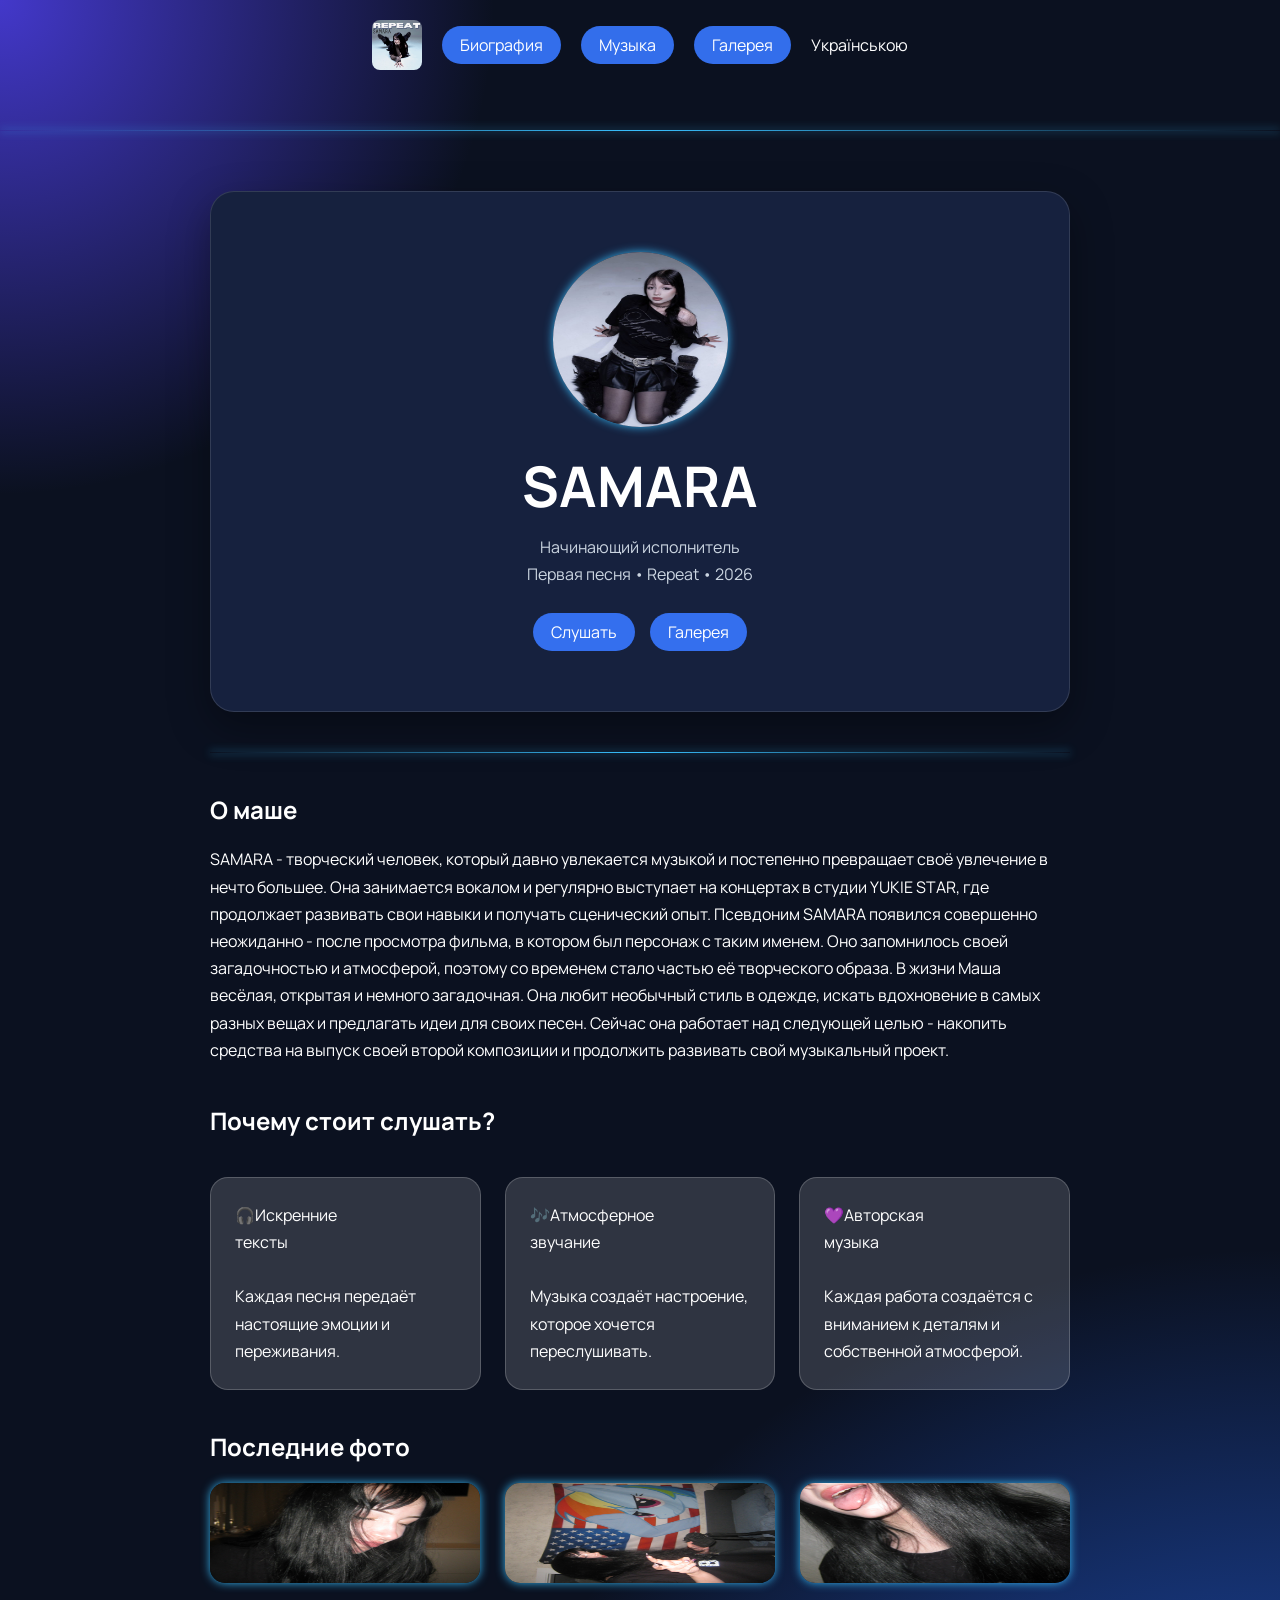
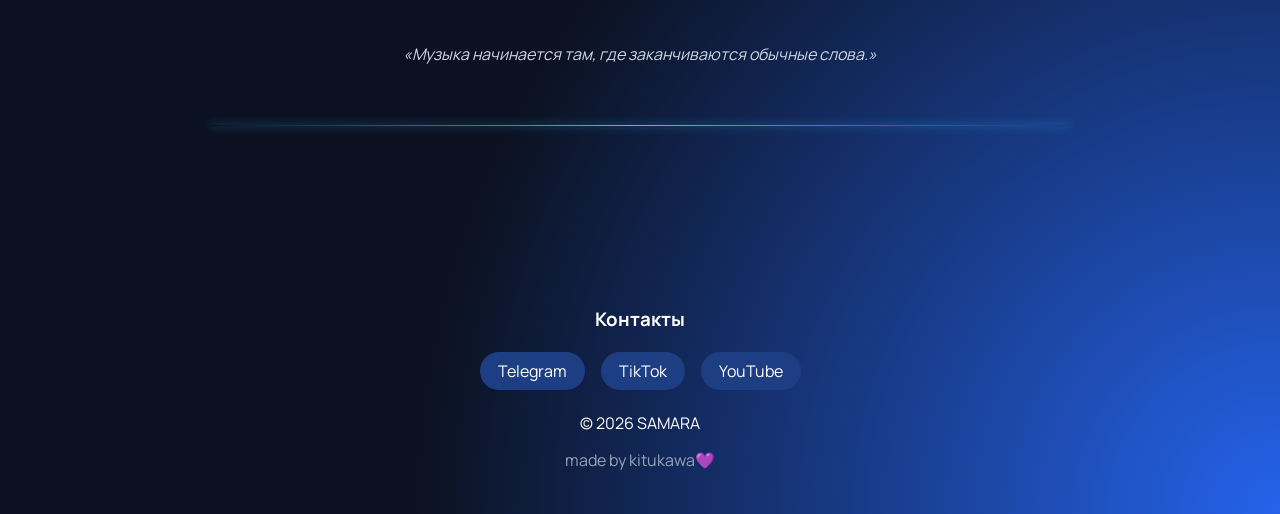
<file: index.html>
<!DOCTYPE html>
<html lang="ru">
<head>
    <meta charset="UTF-8">
    <meta name="viewport" content="width=device-width, initial-scale=1.0">
    <meta name="theme-color" content="#0B1120">
    <meta name="color-scheme" content="dark">
    <title>SAMARA</title>
    <link rel="stylesheet" href="style.css">
    <link rel="shortcut icon" href="images/17.png" type="image/png">
    <link rel="preconnect" href="https://fonts.googleapis.com">
    <link rel="preconnect" href="https://fonts.gstatic.com" crossorigin>
    <link href="https://fonts.googleapis.com/css2?family=Manrope:wght@200..800&display=swap" rel="stylesheet">
</head>
<body>
    <header>
        <nav class="navigation">
            <img class="logo" src="images/17.png" alt="Логотип" width="50" height="50">
                <a class="button" href="#bio">Биография</a>
                <a class="button" href="https://www.youtube.com/watch?v=n3jI56tP5HY&list=RDn3jI56tP5HY&start_radio=1" target="_blank">Музыка</a>
                <a class="button" href="gallery.html" target="_blank">Галерея</a>
                <a class="button-ukraine" href="ukrainian.html" target="_blank">Українською</a>
        </nav>
        <hr>
    </header>
    <main>
        <section class="hero">
            <img class="title-photo" src="images/photo_2026-07-08_22-02-43.jpg" alt="Фото Маши" width="175" height="175"> 
            <h1>SAMARA</h1>
            <p>Начинающий исполнитель</p>
            <p>Первая песня • Repeat • 2026</p>
            <div class="hero-buttons">
            <a class="button" href="https://www.youtube.com/watch?v=n3jI56tP5HY&list=RDn3jI56tP5HY&start_radio=1">Слушать</a>
            <a class="button" href="gallery.html">Галерея</a>
        </div>
        </section>
        
        <hr>
        <section>
            <h2 id="bio">
                О маше
            </h2>
            <p>
                SAMARA - творческий человек, который давно увлекается музыкой и постепенно превращает своё увлечение в нечто большее. Она занимается вокалом и регулярно выступает на концертах в студии YUKIE STAR, где продолжает развивать свои навыки и получать сценический опыт.
    
    Псевдоним SAMARA появился совершенно неожиданно - после просмотра фильма, в котором был персонаж с таким именем. Оно запомнилось своей загадочностью и атмосферой, поэтому со временем стало частью её творческого образа.
    
    В жизни Маша весёлая, открытая и немного загадочная. Она любит необычный стиль в одежде, искать вдохновение в самых разных вещах и предлагать идеи для своих песен. Сейчас она работает над следующей целью - накопить средства на выпуск своей второй композиции и продолжить развивать свой музыкальный проект.
            </p>
        </section>
        <h2>
            Почему стоит слушать?
        </h2>
        <section class="cards">
            <article>
                <p class="card">
                    🎧Искренние <br> тексты <br>
                    <br>Каждая песня передаёт настоящие эмоции и переживания.
                </p>
                
            </article>
            <article>
                <p class="card">
                    🎶Атмосферное <br> звучание<br>
                    <br>
                    Музыка создаёт настроение, которое хочется переслушивать.
                </p>
            </article>
            <article>
                <p class="card">
                    💜Авторская <br> музыка<br>
                    <br>
                    Каждая работа создаётся с вниманием к деталям и собственной атмосферой.
                </p>
            </article>
        </section>
        <h2>
            Последние фото
        </h2>
        <section class="last-photo">
            <img src="images/photo_2026-07-06_01-55-44.jpg" alt="Фото Маши" width="125" height="100">
            <img src="images/photo_2026-07-05_22-38-12.jpg" alt="Фото Маши" width="125" height="100">
            <img src="images/photo_2026-07-05_22-32-45.jpg" alt="Фото Маши" width="125" height="100">
        </section>
        <q>Музыка начинается там,
где заканчиваются обычные слова.</q>
    <hr>
    </main>
    <footer class="footer">
        <h3>Контакты</h3>
        <section class="buttons-footer">
            <a class="button-footer" href="https://t.me/marihuanaaar">Telegram</a>
            <a class="button-footer" href="https://www.tiktok.com/@mariakhrus">TikTok</a>
            <a class="button-footer" href="https://www.youtube.com/channel/UCsWjDL3aK9iFbwJGLEIV42A">YouTube</a>
        </section>
        <p class="footer-right">© 2026 SAMARA</p>
        <p class="made-by">
            made by kitukawa💜
        </p>
    </footer>
</body>
</html>
</file>
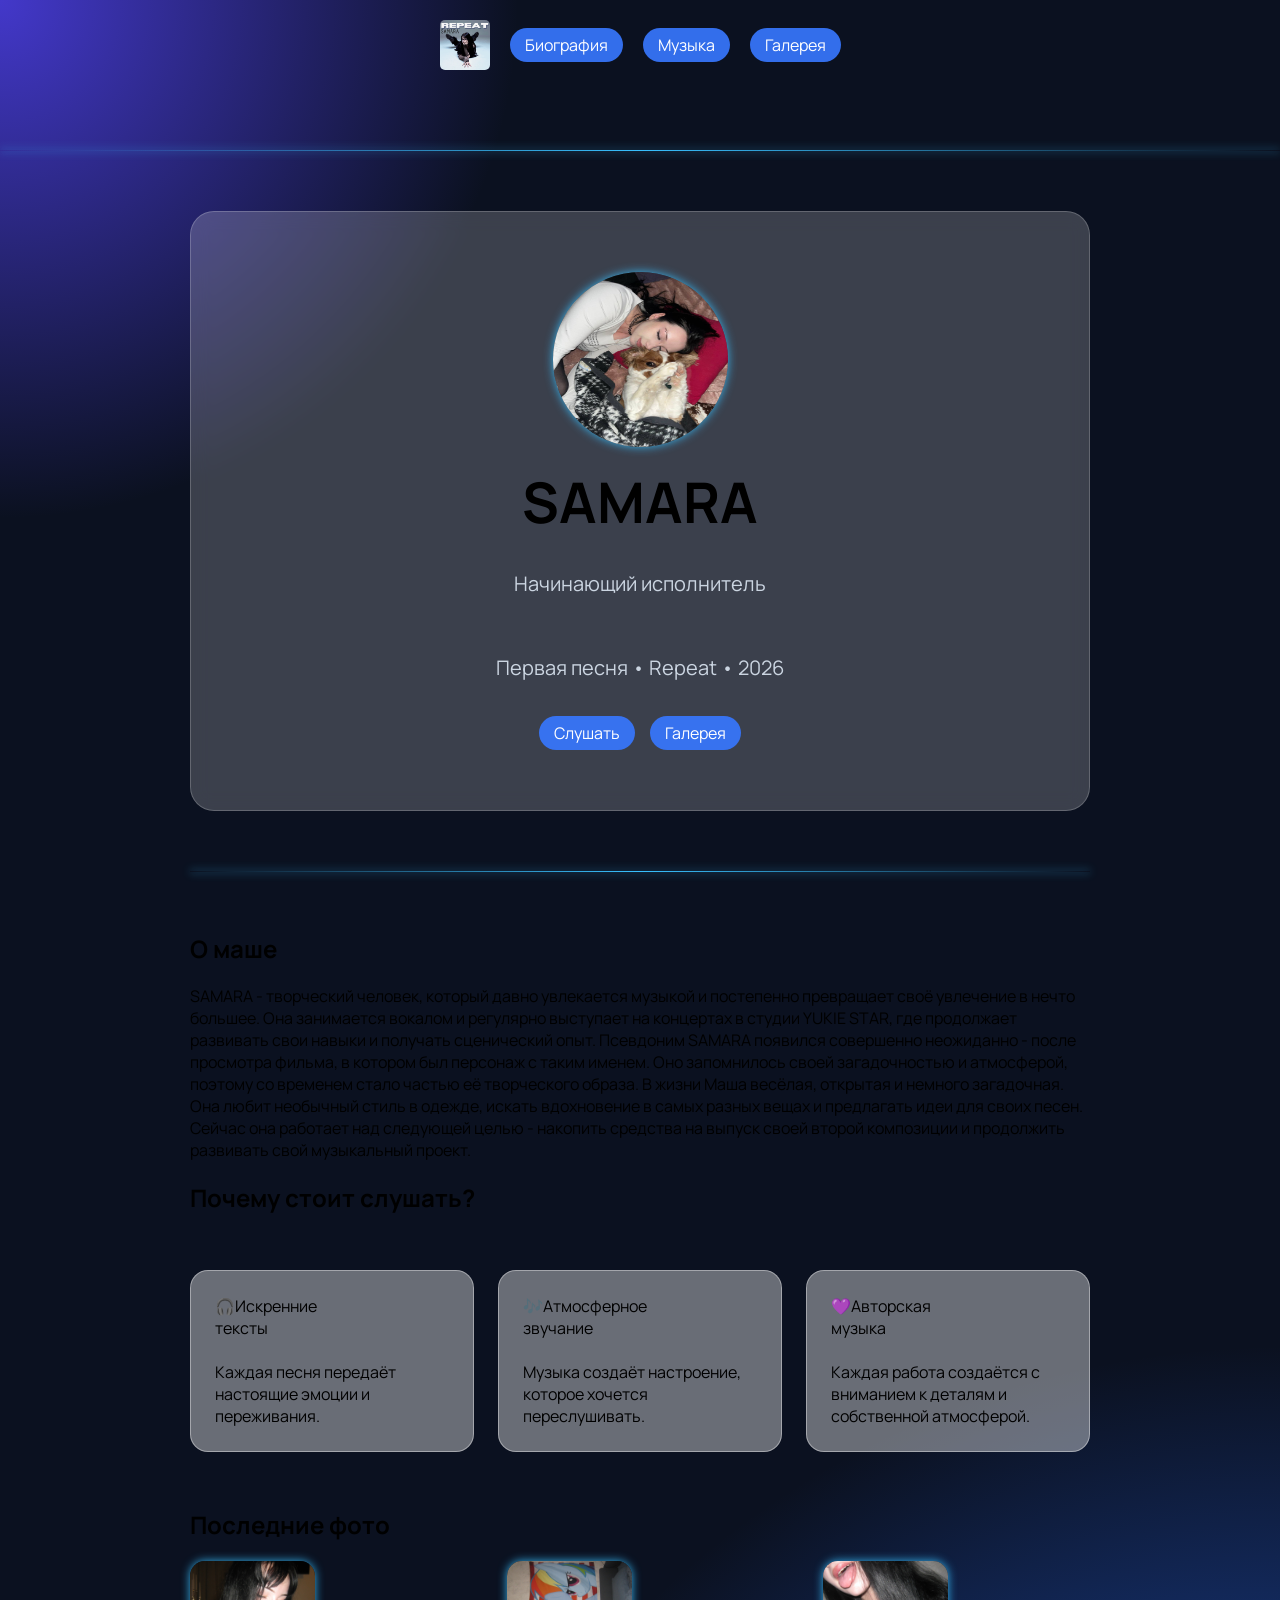
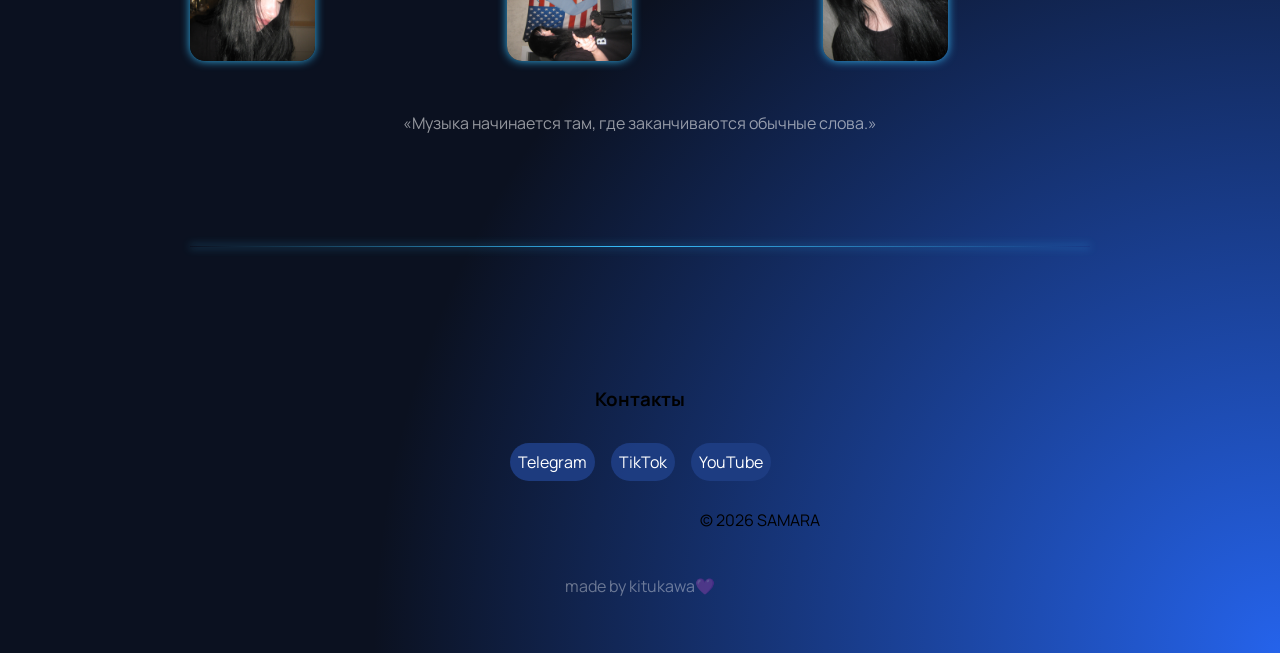
<file: 7_day/index.html>
<!DOCTYPE html>
<html lang="ru">
<head>
    <meta charset="UTF-8">
    <meta name="viewport" content="width=device-width, initial-scale=1.0">
    <title>SAMARA</title>
    <link rel="stylesheet" href="style.css">
    <link rel="shortcut icon" href="images/17.png" type="image/png">
    <link rel="preconnect" href="https://fonts.googleapis.com">
    <link rel="preconnect" href="https://fonts.gstatic.com" crossorigin>
    <link href="https://fonts.googleapis.com/css2?family=Manrope:wght@200..800&display=swap" rel="stylesheet">
</head>
<body>
    <header>
        <nav class="navigation">
            <img class="logo" src="images/17.png" alt="Логотип" width="50" height="50">
                <a class="button" href="">Биография</a>
                <a class="button" href="">Музыка</a>
                <a class="button" href="">Галерея</a>
        </nav>
        <hr>
    </header>
    <main>
        <section class="hero">
            <img class="title-photo" src="images/photo_2026-06-26_01-42-12.jpg" alt="Маша с собакой" width="175" height="175"> 
            <h1>SAMARA</h1>
            <p>Начинающий исполнитель</p>
            <p>Первая песня • Repeat • 2026</p>
            <div class="hero-buttons">
            <a class="button" href="https://www.youtube.com/watch?v=n3jI56tP5HY&list=RDn3jI56tP5HY&start_radio=1">Слушать</a>
            <a class="button" href="gallery.html">Галерея</a>
        </div>
        </section>
        
        <hr>
        <section>
            <h2>
                О маше
            </h2>
            <p>
                SAMARA - творческий человек, который давно увлекается музыкой и постепенно превращает своё увлечение в нечто большее. Она занимается вокалом и регулярно выступает на концертах в студии YUKIE STAR, где продолжает развивать свои навыки и получать сценический опыт.
    
    Псевдоним SAMARA появился совершенно неожиданно - после просмотра фильма, в котором был персонаж с таким именем. Оно запомнилось своей загадочностью и атмосферой, поэтому со временем стало частью её творческого образа.
    
    В жизни Маша весёлая, открытая и немного загадочная. Она любит необычный стиль в одежде, искать вдохновение в самых разных вещах и предлагать идеи для своих песен. Сейчас она работает над следующей целью - накопить средства на выпуск своей второй композиции и продолжить развивать свой музыкальный проект.
            </p>
        </section>
        <h2>
            Почему стоит слушать?
        </h2>
        <section class="cards">
            <article>
                <p class="card">
                    🎧Искренние <br> тексты <br>
                    <br>Каждая песня передаёт настоящие эмоции и переживания.
                </p>
                
            </article>
            <article>
                <p class="card">
                    🎶Атмосферное <br> звучание<br>
                    <br>
                    Музыка создаёт настроение, которое хочется переслушивать.
                </p>
            </article>
            <article>
                <p class="card">
                    💜Авторская <br> музыка<br>
                    <br>
                    Каждая работа создаётся с вниманием к деталям и собственной атмосферой.
                </p>
            </article>
        </section>
        <h2>
            Последние фото
        </h2>
        <section class="last-photo">
            <img src="images/photo_2026-07-06_01-55-44.jpg" alt="Фото Маши" width="125" height="100">
            <img src="images/photo_2026-07-05_22-38-12.jpg" alt="Фото Маши" width="125" height="100">
            <img src="images/photo_2026-07-05_22-32-45.jpg" alt="Фото Маши" width="125" height="100">
        </section>
        <q>Музыка начинается там,
где заканчиваются обычные слова.</q>
    <hr>
    </main>
    <footer class="footer">
        <h3>Контакты</h3>
        <section class="buttons-footer">
            <a class="button-footer" href="https://t.me/marihuanaaar">Telegram</a>
            <a class="button-footer" href="https://www.tiktok.com/@mariakhrus">TikTok</a>
            <a class="button-footer" href="https://www.youtube.com/channel/UCsWjDL3aK9iFbwJGLEIV42A">YouTube</a>
        </section>
        <p class="footer-right">© 2026 SAMARA</p>
        <p class="made-by">
            made by kitukawa💜
        </p>
    </footer>
</body>
</html>
</file>
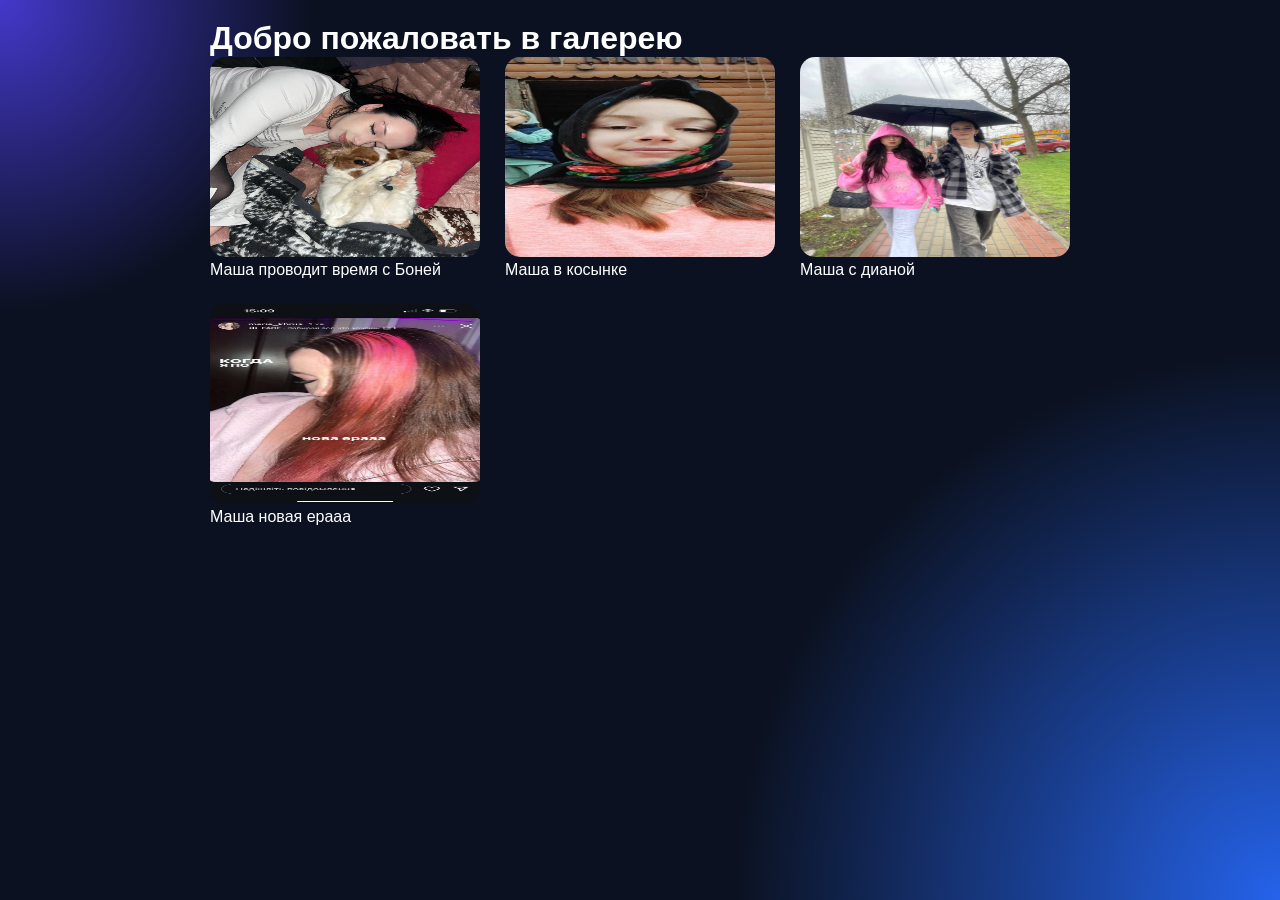
<file: gallery.html>
<!DOCTYPE html>
<html lang="ru">
<head>
    <meta charset="UTF-8">
    <meta name="viewport" content="width=device-width, initial-scale=1.0">
    <title>Галерея</title>
    <link rel="shortcut icon" href="images/17.png" type="image/17.png">
    <link rel="stylesheet" href="style.css">
</head>
<body>
    <main>
        <div class="container">
            <h1>Добро пожаловать в галерею</h1>
        </div>
        <div class="gallery">
            <figure>
                <img src="images/photo_2026-06-26_01-42-12.jpg" alt="Маша с собакой" height="200" width="200">
                <figcaption>Маша проводит время с Боней</figcaption>
            </figure>
            <figure>
                <img src="images/photo_2026-06-26_01-38-32.jpg" alt="Маша косынка" height="200" width="200">
                <figcaption>Маша в косынке</figcaption>
            </figure>
            <figure>
                <img src="images/photo_2026-07-03_20-33-37.jpg" alt="Маша с дианой" height="200" width="200">
                <figcaption>Маша с дианой</figcaption>
            </figure>
            <figure>
                <img src="images/photo_2026-06-26_19-02-21.jpg" alt="Маша новая ерааа" height="200" width="200">
                <figcaption>Маша новая ерааа</figcaption>
            </figure>
            
        </div>

    </main>
</body>
</html>
</file>
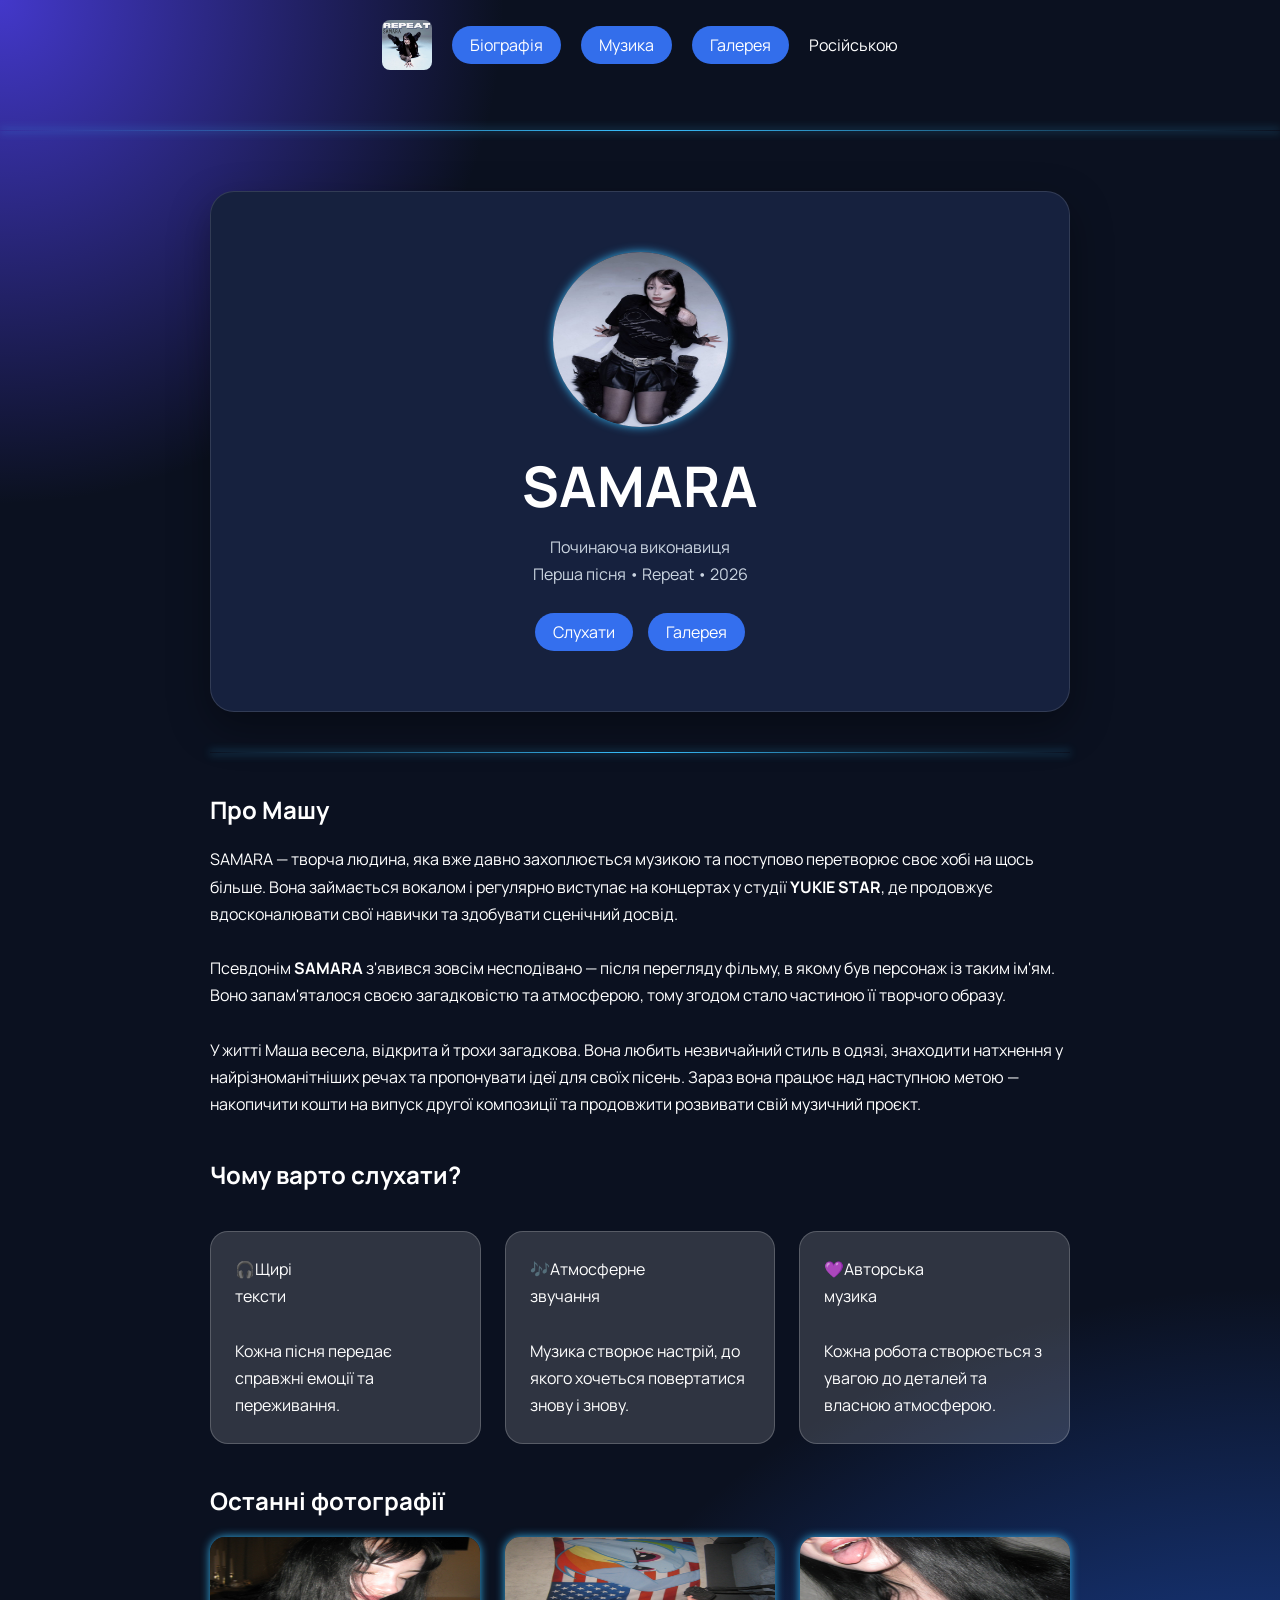
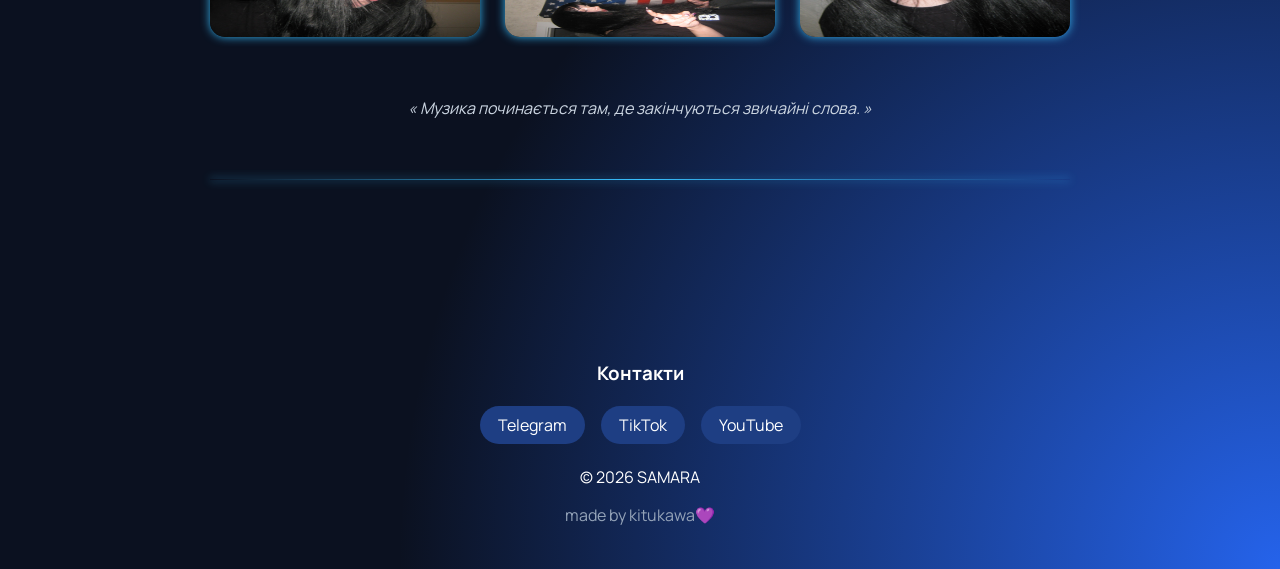
<file: ukrainian.html>
<!DOCTYPE html>
<html lang="uk">
<head>
    <meta charset="UTF-8">
    <meta name="viewport" content="width=device-width, initial-scale=1.0">
    <meta name="theme-color" content="#0B1120">
    <meta name="color-scheme" content="dark">
    <title>SAMARA</title>
    <link rel="stylesheet" href="style.css">
    <link rel="shortcut icon" href="images/17.png" type="image/png">
    <link rel="preconnect" href="https://fonts.googleapis.com">
    <link rel="preconnect" href="https://fonts.gstatic.com" crossorigin>
    <link href="https://fonts.googleapis.com/css2?family=Manrope:wght@200..800&display=swap" rel="stylesheet">
</head>
<body>
    <header>
        <nav class="navigation">
            <img class="logo" src="images/17.png" alt="Логотип" width="50" height="50">
                <a class="button" href="#bio">Біографія</a>
                <a class="button" href="https://www.youtube.com/watch?v=n3jI56tP5HY&list=RDn3jI56tP5HY&start_radio=1" target="_blank">Музика</a>
                <a class="button" href="gallery.html" target="_blank">Галерея</a>
                <a class="button-ukraine" href="index.html">Російською</a>
        </nav>
        <hr>
    </header>

    <main>
        <section class="hero">
            <img class="title-photo" src="images/photo_2026-07-08_22-02-43.jpg" alt="Фото Маши" width="175" height="175">
            <h1>SAMARA</h1>
            <p>Починаюча виконавиця</p>
            <p>Перша пісня • Repeat • 2026</p>

            <div class="hero-buttons">
                <a class="button" href="https://www.youtube.com/watch?v=n3jI56tP5HY&list=RDn3jI56tP5HY&start_radio=1" target="_blank">Слухати</a>
                <a class="button" href="gallery.html">Галерея</a>
            </div>
        </section>

        <hr>

        <section>
            <h2 id="bio">
                Про Машу
            </h2>

            <p>
                SAMARA — творча людина, яка вже давно захоплюється музикою та поступово перетворює своє хобі на щось більше. Вона займається вокалом і регулярно виступає на концертах у студії <strong>YUKIE STAR</strong>, де продовжує вдосконалювати свої навички та здобувати сценічний досвід.
                <br><br>
                Псевдонім <strong>SAMARA</strong> з'явився зовсім несподівано — після перегляду фільму, в якому був персонаж із таким ім'ям. Воно запам'яталося своєю загадковістю та атмосферою, тому згодом стало частиною її творчого образу.
                <br><br>
                У житті Маша весела, відкрита й трохи загадкова. Вона любить незвичайний стиль в одязі, знаходити натхнення у найрізноманітніших речах та пропонувати ідеї для своїх пісень. Зараз вона працює над наступною метою — накопичити кошти на випуск другої композиції та продовжити розвивати свій музичний проєкт.
            </p>
        </section>

        <h2>
            Чому варто слухати?
        </h2>

        <section class="cards">
            <article>
                <p class="card">
                    🎧Щирі <br> тексти <br><br>
                    Кожна пісня передає справжні емоції та переживання.
                </p>
            </article>

            <article>
                <p class="card">
                    🎶Атмосферне <br> звучання <br><br>
                    Музика створює настрій, до якого хочеться повертатися знову і знову.
                </p>
            </article>

            <article>
                <p class="card">
                    💜Авторська <br> музика <br><br>
                    Кожна робота створюється з увагою до деталей та власною атмосферою.
                </p>
            </article>
        </section>

        <h2>
            Останні фотографії
        </h2>

        <section class="last-photo">
            <img src="images/photo_2026-07-06_01-55-44.jpg" alt="Фото Маші" width="125" height="100">
            <img src="images/photo_2026-07-05_22-38-12.jpg" alt="Фото Маші" width="125" height="100">
            <img src="images/photo_2026-07-05_22-32-45.jpg" alt="Фото Маші" width="125" height="100">
        </section>

        <q>
            Музика починається там, де закінчуються звичайні слова.
        </q>

        <hr>
    </main>

    <footer class="footer">
        <h3>Контакти</h3>

        <section class="buttons-footer">
            <a class="button-footer" href="https://t.me/marihuanaaar">Telegram</a>
            <a class="button-footer" href="https://www.tiktok.com/@mariakhrus">TikTok</a>
            <a class="button-footer" href="https://www.youtube.com/channel/UCsWjDL3aK9iFbwJGLEIV42A">YouTube</a>
        </section>

        <p class="footer-right">© 2026 SAMARA</p>

        <p class="made-by">
            made by kitukawa💜
        </p>
    </footer>
</body>
</html>
</file>
<file: style.css>
*{
    margin: 0;
    padding: 0;
    box-sizing: border-box;
}

:root{
    --box-shadow:0 0 10px #38c0ffe8;
}

html{
    color-scheme: only dark;
}

body{
    font-family:"Manrope",sans-serif;
    min-height:100vh;
    color:white;

    background:
    radial-gradient(circle at top left,#4338ca 0%,transparent 20%),
    radial-gradient(circle at bottom right,#2563eb 0%,transparent 35%),
    #0B1120;
}

main{
    max-width:900px;
    margin:0 auto;
    padding:20px;
}

/* ---------- Текст ---------- */

h1,h2,h3,p,q,a{
    color:white;
}

p{
    line-height:1.7;
}

h2{
    margin:40px 0 20px;
}

/* ---------- Навигация ---------- */

.navigation{
    display:flex;
    justify-content:center;
    align-items:center;
    gap:20px;
    padding:20px;
}

.logo{
    border-radius:8px;
    transition:.3s;
}

.logo:hover{
    transform:rotate(10deg);
}

/* ---------- Линия ---------- */

hr{
    border:none;
    height:1px;
    margin:40px 0;

    background:linear-gradient(
        to right,
        transparent,
        #38c0ff,
        transparent
    );

    box-shadow:0 0 8px #38c0ff;
    scroll-behavior: smooth;
}

/* ---------- Кнопки ---------- */

.button{
    text-decoration:none;
    background:#3877ffe8;
    padding:8px 18px;
    border-radius:20px;
    transition:.3s;
}

.button:hover{
    transform:scale(1.08);
    box-shadow:var(--box-shadow);
}

.button-ukraine {
    text-decoration: none;
    color: white;
    
}

/* ---------- Hero ---------- */

.hero{
    display:flex;
    flex-direction:column;
    align-items:center;
    text-align:center;

    padding:60px 30px;

    border-radius:24px;

    background:#16213e;

    border:1px solid rgba(255,255,255,.12);

    box-shadow:0 15px 40px rgba(0,0,0,.35);
}

.title-photo{
    border-radius:50%;
    box-shadow:var(--box-shadow);
}

.hero h1{
    font-size:56px;
    margin:20px 0 10px;
}

.hero p{
    color:#cbd5e1;
}

.hero-buttons{
    display:flex;
    justify-content:center;
    gap:15px;
    margin-top:25px;
}

/* ---------- Карточки ---------- */

.cards{
    display:grid;
    grid-template-columns:repeat(3,1fr);
    gap:24px;
    margin:40px 0;
}

.card{
    background:rgba(255,255,255,.15);
    border:1px solid rgba(255,255,255,.2);
    border-radius:18px;
    padding:24px;
    transition:.3s;
}

.card:hover{
    transform:translateY(-8px);
    box-shadow:0 0 25px rgba(56,192,255,.3);
}

/* ---------- Фото ---------- */

.last-photo{
    display:grid;
    grid-template-columns:repeat(3,1fr);
    gap:25px;
}

.last-photo img{
    width:100%;
    border-radius:15px;
    transition:.3s;
    box-shadow:var(--box-shadow);
}

.last-photo img:hover{
    transform:scale(1.05);
}

/* ---------- Галерея ---------- */

.gallery{
    display:grid;
    grid-template-columns:repeat(3,1fr);
    gap:25px;
}

.gallery img{
    width:100%;
    border-radius:15px;
}

/* ---------- Цитата ---------- */

q{
    display:block;
    text-align:center;
    margin:60px auto;
    color:#cbd5e1;
    font-style:italic;
}

/* ---------- Footer ---------- */

.footer{
    margin-top:80px;
    padding:40px;
    text-align:center;
}

.buttons-footer{
    display:flex;
    justify-content:center;
    gap:16px;
    margin:20px 0;
}

.button-footer{
    text-decoration:none;
    color:white;
    background:#1e3e83;
    padding:8px 18px;
    border-radius:20px;
}

.footer-right{
    margin-top:20px;
}

.made-by{
    color:#94a3b8;
    margin-top:10px;
}

/* ========================= */
/*        МОБИЛЬНАЯ          */
/* ========================= */

@media (max-width:768px){

    main{
        padding:15px;
    }

    .navigation{
        flex-wrap:wrap;
        gap:12px;
    }

    .hero{
        padding:35px 20px;
    }

    .hero h1{
        font-size:42px;
    }

    .hero p{
        font-size:18px;
    }

    .hero-buttons{
        flex-direction:column;
        align-items:center;
    }

    .cards{
        grid-template-columns:1fr;
    }

    .last-photo{
        grid-template-columns:1fr;
    }

    .gallery{
        grid-template-columns:1fr;
    }

    .buttons-footer{
        flex-direction:column;
    }
}
</file>
<file: 7_day/style.css>
:root {
    --box-shadow: 0 0 10px #38c0ffe8;
}

body{
    font-family:"Manrope",sans-serif;
    margin: 0;
    min-height: 100vh;
    background:
        radial-gradient(circle at top left, #4338ca 0%, transparent 20%),
        radial-gradient(circle at bottom right, #2563eb 0%, transparent 35%),#0B1120;

}
main{
    max-width:900px;
    margin:0 auto;
}

.logo {
    border-radius: 5px;
    transition: 0.3s;
}

.logo:hover {
    transform: rotate(10deg);
}

.navigation {
    display: flex;
    align-items: center;
    gap: 20px;
    justify-content: center;
    padding: 20px;
}

hr {
    border: none;
    height: 1px;
    margin: 60px 0;

    background: linear-gradient(
        to right,
        transparent,
        #38c0ff,
        transparent
    );

    box-shadow: 0 0 8px #38c0ff;
}

.button {
    text-decoration: none;
    color: white;
    background-color: #3877ffe8;
    padding: 6px 15px;
    border-radius: 20px;
    transition: 0.4s;
}

.button:hover {
    box-shadow:var(--box-shadow);
    transform: scale(1.2);
}

.title-photo {
    border-radius: 50%;
    box-shadow:var(--box-shadow);
}

.hero {
    display: flex;
    align-items: center;
    flex-direction: column;
    padding: 60px 0;
    background: rgba(255, 255, 255, 0.199);
    border:1px solid rgba(255,255,255,0.199);
    border-radius:24px;
    padding:60px;
    backdrop-filter: blur(10px);
}

.hero h1{
    font-size: 56px;
    margin: 16px 0 8px;
}

.hero p{
    font-size: 20px;
    color: #cbd5e1;
    margin-bottom: 32px;
    line-height: 1.6;
}


.hero-buttons {
    display: flex;
    justify-content: center;
    gap: 15px;
}

.cards{
    display:grid;
    grid-template-columns:repeat(3,1fr);
    gap:24px;
    margin:40px 0;
}

.card{
    background:rgba(255, 255, 255, 0.39);
    border:1px solid rgba(255, 255, 255, 0.39);
    border-radius:18px;
    padding:24px;
    transition:.3s;
}

.card:hover{
    transform:translateY(-8px);

    box-shadow:0 0 25px rgba(56,192,255,.25);
}

.last-photo {
    display: grid;
    grid-template-columns: repeat(3, 1fr);
    gap: 50px;
    
}

.last-photo img {
    box-shadow: var(--box-shadow);
    border-radius: 15px;
    transition: 0.3s;
    cursor: pointer;
}

.last-photo img:hover {
    transform:scale(1.07);
}

q {
    display: flex;
    padding: 50px;
    align-items: center;
    justify-content: center;
    color: rgba(255, 255, 255, 0.562);
    line-height: 1.6;
}

.footer {
    display: flex;
    flex-direction: column;
    gap: 12px;
    margin-top:80px;
    padding:40px;
    text-align:center;
}
.buttons-footer {
    display: flex;
    align-items: center;
    justify-content: center;
    gap: 16px;
}

.button-footer {
    display: inline-block;
    padding: 8px;
    text-decoration: none;
    color: white;
    background-color:  #1e3e83ee;
    border-radius: 20px;
}

.made-by {
    color: rgba(255, 255, 255, 0.377);
}

.footer-right {
    display: flex;
    align-items: flex-start;
    margin-left: auto;
    margin-right: 35%;
}

.gallery {
    display: grid;
    grid-template-columns: repeat(3, 1fr);
    gap: 25px;
}
</file>
